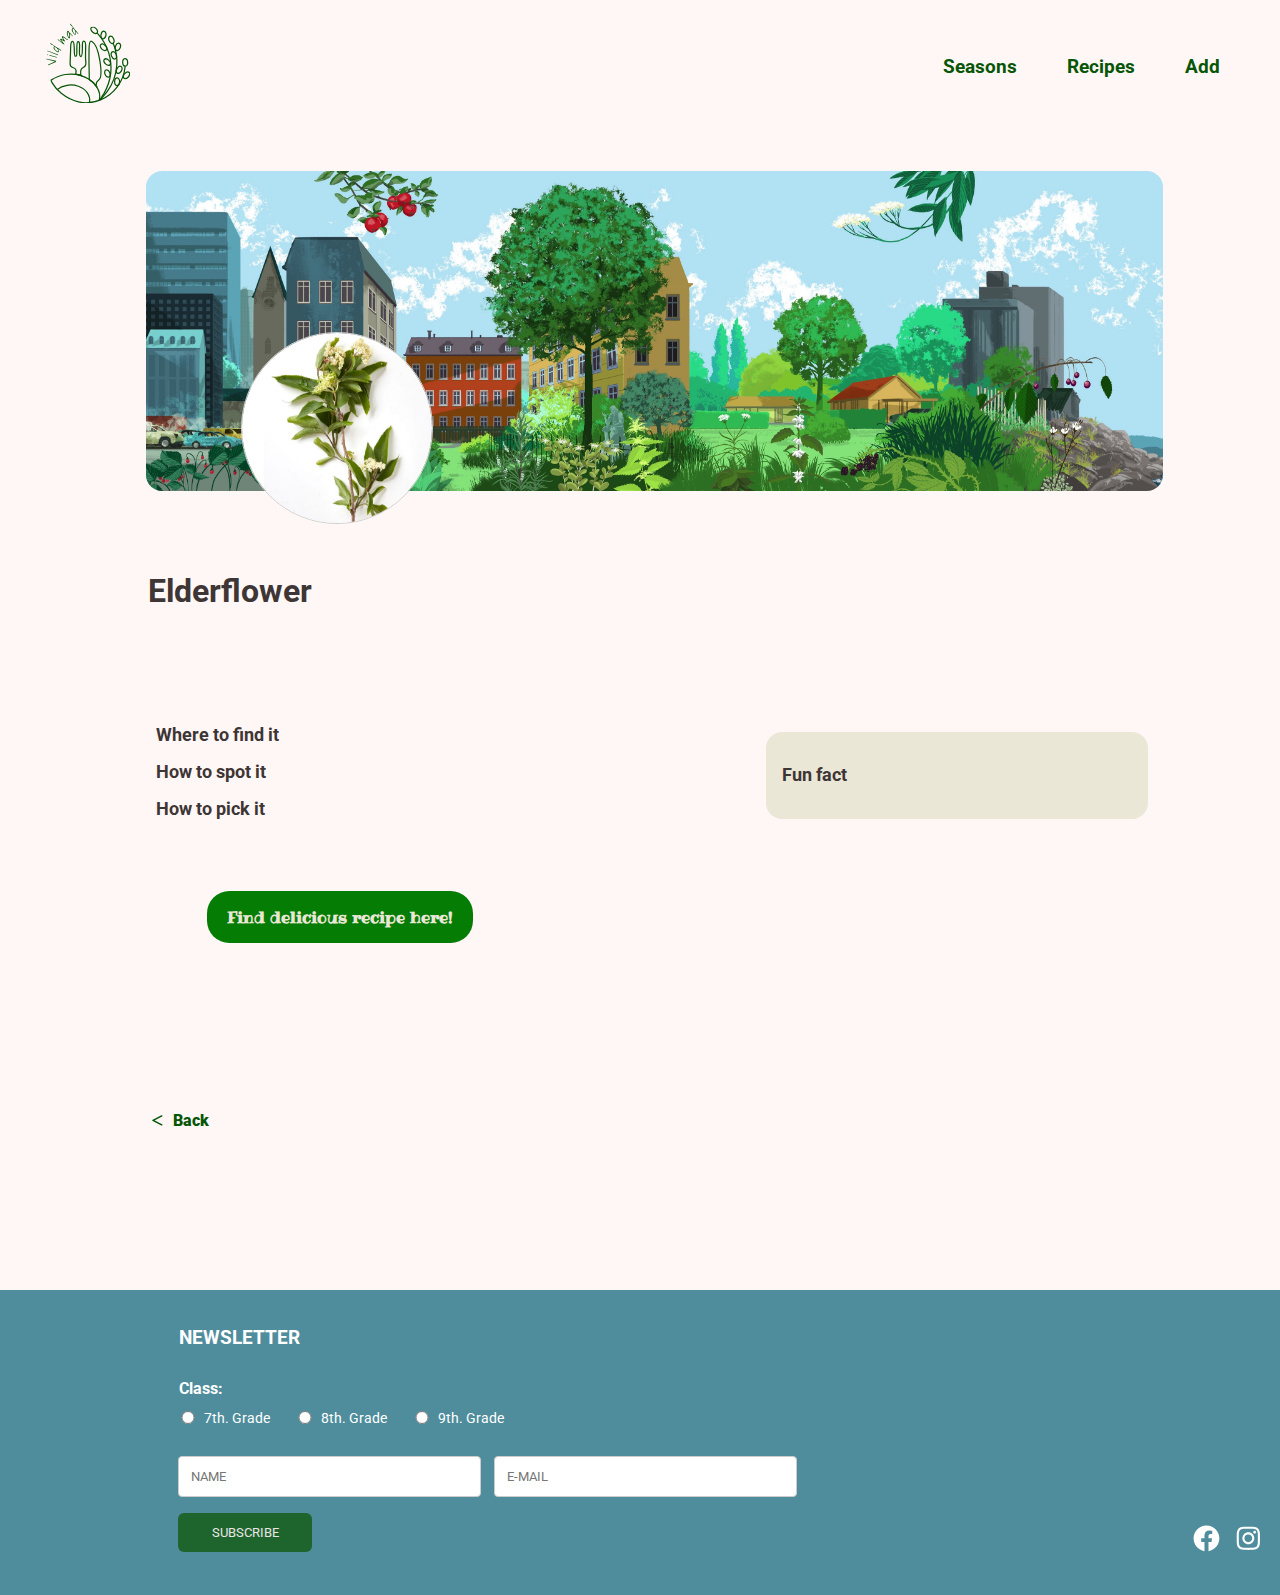
<file: plant.html>
<!DOCTYPE html>
<html lang="en">

<head>
    <meta charset="UTF-8">
    <meta name="robots" content="noindex">
    <meta name="description" content="Plants_to_forage_in_your_city">
    <meta name="viewport" content="width=device-width, initial-scale=1.0">
    <meta name="description" content="How_to_forage_your_city_produce">
    <meta http-equiv="X-UA-Compatible" content="IE=edge">
    <link rel="icon" type="image/x-icon" href="img/favicon.png">
    <link rel="preconnect" href="https://fonts.googleapis.com">
    <link rel="preconnect" href="https://fonts.gstatic.com" crossorigin>
    <link
        href="https://fonts.googleapis.com/css2?family=Ribeye&family=Roboto:ital,wght@0,100;0,300;0,400;0,500;0,700;0,900;1,100;1,300;1,400;1,500;1,700;1,900&display=swap"
        rel="stylesheet" />
    <link rel="stylesheet" href="css/general.css" />
    <link rel="stylesheet" href="css/layout.css" />
    <link rel="stylesheet" href="css/recipeList.css" />
    <link rel="stylesheet" href="css/recipe.css" />
    <link rel="stylesheet" href="css/plant.css" />
    <title>Vild Mad - Plante</title>
</head>

<body class="body_recipe">
    <header>
        <div>
            <a href="index.html">
                <img id="logo" src="img/logo.svg" alt="logo" />
            </a>
        </div>
        <nav class="nav1a">
            <ul class="menu1a">
                <li><a href="plantList.html">Seasons</a></li>
                <li><a href="recipeList.html">Recipes</a></li>
                <li><a href="map.html">Add</a></li>
            </ul>
            <div class="burger">
                <div class="line"></div>
                <div class="line"></div>
                <div class="line"></div>
            </div>
        </nav>
    </header>
    <main>
        <div class="grid-container">
            <div>
                <img src="img/Byen-fuld-ret.webp" alt="Picture of elderflowers" id="img1" />
            </div>
            <div>
                <img src="webp/blomst.webp" alt="Picture of elderflower" class="plant_image" />
            </div>
        </div>

        <h1 class="plant_name">Elderflower</h1>
        <section id="section2">
            <div class="grid_text1">
                <div class="box_ing1">
                    <h6>Fun fact</h6>
                    <ul class="plant_fun_fact">
                    </ul>
                </div>
                <div class="directions1">
                    <h6>Where to find it</h6>
                    <ul class="plant_where_to_find">
                    </ul>
                    <h6>How to spot it</h6>
                    <ul class="plant_how_to_spot">
                    </ul>
                    <h6>How to pick it</h6>
                    <ul class="plant_how_to_pick">
                    </ul>
                </div>
            </div>
        </section>
        <div>
            <a class="button1" href="recipeList.html" target="_blank">Find delicious recipe here!</a>
        </div>
        <div id="arrow">
            <div class="pil1">
                <a href="recipeList.html"><img src="svg/pil.svg" alt="Arrow for back button" class="pilen" /></a>
            </div>
            <div class="pil2a">
                <a href="#" onclick="goBack()">Back</a>
            </div>
        </div>
    </main>

    <!-- FOOTER (BOTTOM website) -->
    <footer class="footer">
        <h3>NEWSLETTER</h3>
        <h4>Class:</h4>
        <div class="contact_form">
            <form action="tak.html" name="contact" netlify>
                <div class="radio-row">
                    <input type="radio" id="7th" name="fav_language" value="7th_grade" />
                    <label for="7th">7th. Grade</label>
                    <input type="radio" id="8th" name="fav_language" value="8th_grade" />
                    <label for="8th">8th. Grade</label>
                    <input type="radio" id="9th" name="fav_language" value="9th_grade" />
                    <label for="9th">9th. Grade</label>
                </div>
                <input type="text" id="fullname" name="name" placeholder="NAME" />
                <input type="email" id="email" name="emailaddress" placeholder="E-MAIL" />
                <input type="submit" value="SUBSCRIBE" />
            </form>
        </div>
        <div class="wrap_footer">
            <div class="socialnet">
                <img src="img/facebook.svg" alt="facebook" />
                <img src="img/instagram.svg" alt="instagram" />
            </div>
        </div>
    </footer>
    <!-- FOOTER END -->
    <script src="js/plant.js"></script>
</body>

</html>
</file>
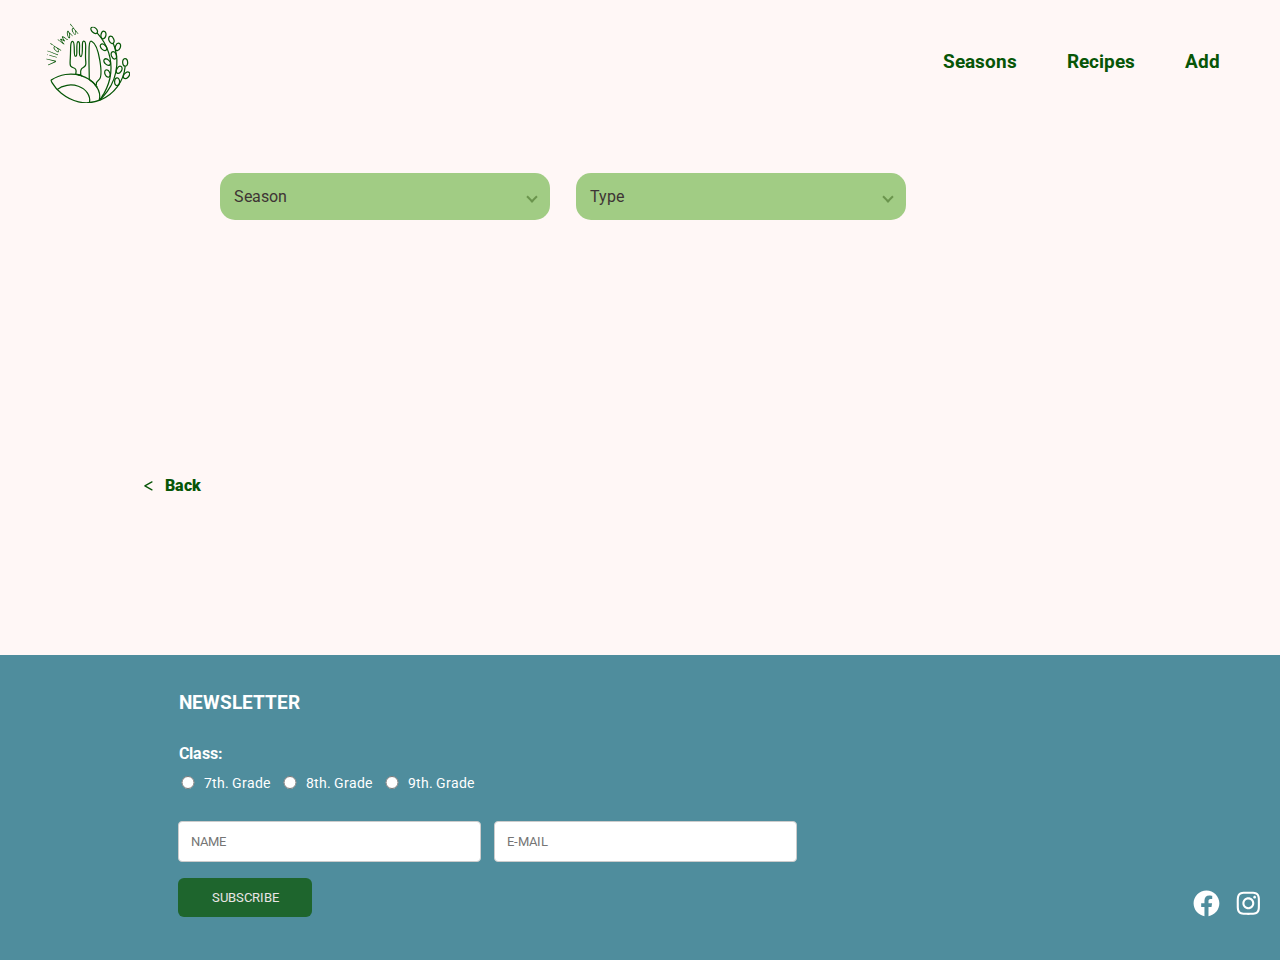
<file: plantList.html>
<!DOCTYPE html>
<html lang="en">

<head>
  <meta charset="UTF-8" />
  <meta name="viewport" content="width=device-width, initial-scale=1.0" />
  <!-- No Google indexing -->
  <meta name="robots" content="noindex" />
  <!-- A summary of a page's content -->
  <meta name="description" content="How_to_forage_your_city_produce" />
  <!-- Findes newest broser version -->
  <meta http-equiv="X-UA-Compatible" content="IE=edge">
  <!-- Favicon -->
  <link rel="icon" type="image/x-icon" href="img/favicon.png">
  <!-- Links to stylesheet og layout -->
  <link rel="stylesheet" href="css/general.css" />
  <link rel="stylesheet" href="css/layout.css" />
  <link rel="stylesheet" href="css/plantList.css" />
  <!-- Google font1 -->
  <link rel="preconnect" href="https://fonts.googleapis.com" />
  <link rel="preconnect" href="https://fonts.gstatic.com" crossorigin />
  <link
    href="https://fonts.googleapis.com/css2?family=Roboto:ital,wght@0,100;0,300;0,400;0,500;0,700;0,900;1,100;1,300;1,400;1,500;1,700;1,900&display=swap"
    rel="stylesheet" />
  <!-- Google font2 -->
  <link rel="preconnect" href="https://fonts.googleapis.com" />
  <link rel="preconnect" href="https://fonts.gstatic.com" crossorigin />
  <link
    href="https://fonts.googleapis.com/css2?family=Ribeye&family=Roboto:ital,wght@0,100;0,300;0,400;0,500;0,700;0,900;1,100;1,300;1,400;1,500;1,700;1,900&display=swap"
    rel="stylesheet" />
  <title>Vild Mad - Seasons</title>
</head>

<body>
  <!-- HEADER (TOP website) -->
  <header>
    <div>
      <a href="index.html">
        <img id="logo" src="img/logo.svg" alt="logo">
      </a>
    </div>
    <nav>
      <ul class="menu">
        <li><a href="plantList.html">Seasons</a></li>
        <li><a href="recipeList.html">Recipes</a></li>
        <li><a href="map.html">Add</a></li>
      </ul>
      <div class="burger">
        <div class="line"></div>
        <div class="line"></div>
        <div class="line"></div>
      </div>
    </nav>
  </header>
  <!-- END HEADER -->

  <!-- MAIN (Center website) -->
  <main>
    <h2 class="list_title_season">Spring</h2>
    <div class="dropdown-container">
      <div class="dropdown">
        <button class="dropbtn">Season <span class="arrow"></span></button>
        <div class="dropdown-content">
          <a href="plantList.html?season=Spring">Spring</a>
          <a href="plantList.html?season=Summer">Summer</a>
          <a href="plantList.html?season=Autumn">Autumn</a>
          <a href="plantList.html?season=Winter">Winter</a>
        </div>
      </div>
      <div class="dropdown">
        <button class="dropbtn">Type <span class="arrow"></span></button>
        <div class="dropdown-content">
          <a href="#">Algae</a>
          <a href="#">Beach Herbs</a>
          <a href="#">Bushes & Trees</a>
          <a href="#">Flowers</a>
          <a href="#">Herbs & Plants</a>
          <a href="#">Mushrooms</a>
        </div>
      </div>
    </div>
    <section class="mushroom_grid"></section>

    <template class="plant_template">
      <article class="links col">
        <a href="plant.html" class="plantlink">
          <div class="profilecircle">
            <img src="img/Kantarel.webp" alt="Chanterelle" class="rotate-on-hover plant_image" />
          </div>
          <h5 class="plant_name">navn</h5>
        </a>
      </article>
    </template>

    <div id="pil">
      <div class="pil1">
        <a href="index.html"><img src="svg/pil.svg" alt="Arrow for back button" class="pilen"></a>
      </div>
      <div class="pil2">
        <a href="index.html">Back</a>
      </div>
    </div>
  </main>
  <!-- END MAIN -->

  <!-- FOOTER (BOTTOM website) -->
  <footer class="footer">
    <h3>NEWSLETTER</h3>
    <h4>Class:</h4>
    <div class="contact_form">
      <form action="tak.html" name="contact" netlify>
        <div class="radio-row">
          <input type="radio" id="7th" name="fav_language" value="7th_grade" />
          <label for="7th">7th. Grade</label>
          <input type="radio" id="8th" name="fav_language" value="8th_grade" />
          <label for="8th">8th. Grade</label>
          <input type="radio" id="9th" name="fav_language" value="9th_grade" />
          <label for="9th">9th. Grade</label>
        </div>
        <input type="text" id="fullname" name="name" placeholder="NAME" />
        <input type="email" id="email" name="emailaddress" placeholder="E-MAIL" />
        <input type="submit" value="SUBSCRIBE" />
      </form>
    </div>
    <div class="wrap_footer">
      <div class="socialnet">
        <img src="img/facebook.svg" alt="facebook" />
        <img src="img/instagram.svg" alt="instagram" />
      </div>
    </div>
  </footer>
  <!-- FOOTER END -->
  <script src="js/buttons.js"></script>
  <script src="js/menu.js"></script>
  <script src="js/api.js"></script>
  <!--<script src="login.js"></script> login til sitet-->
</body>

</html>
</file>
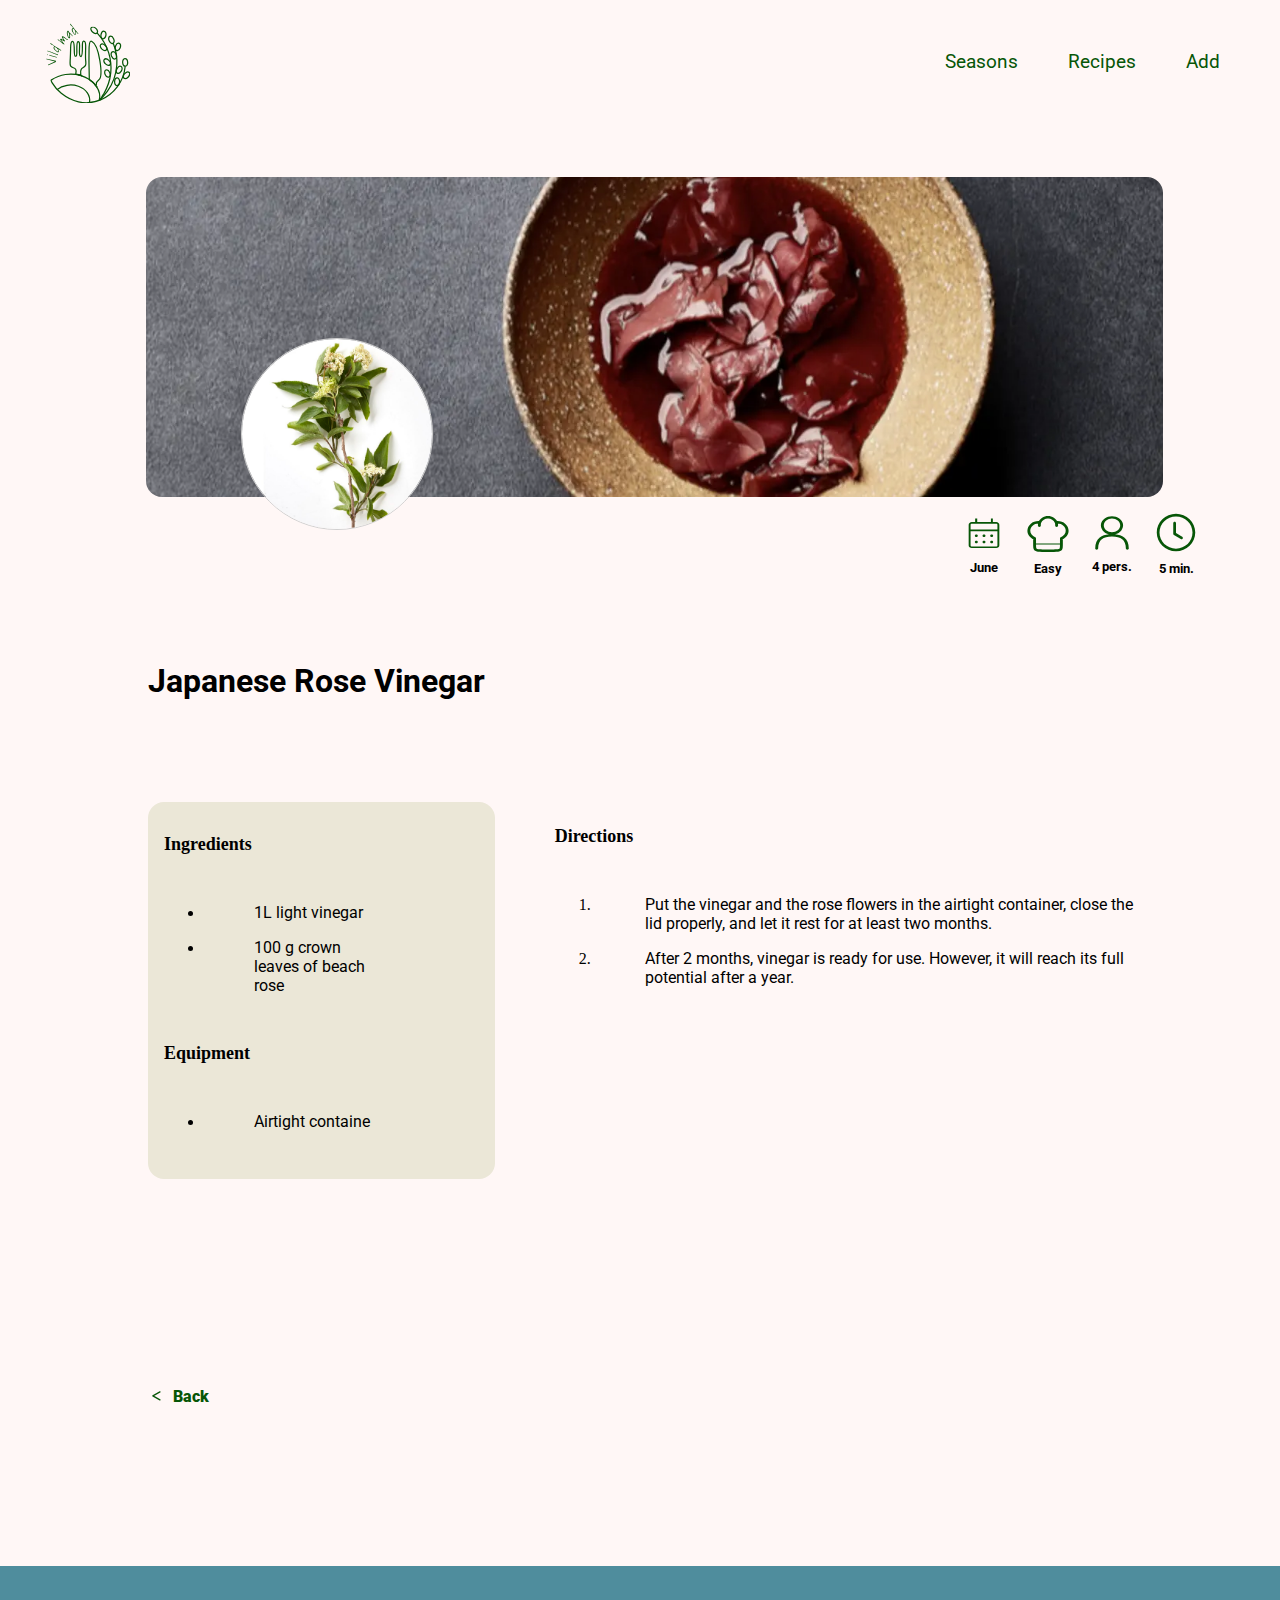
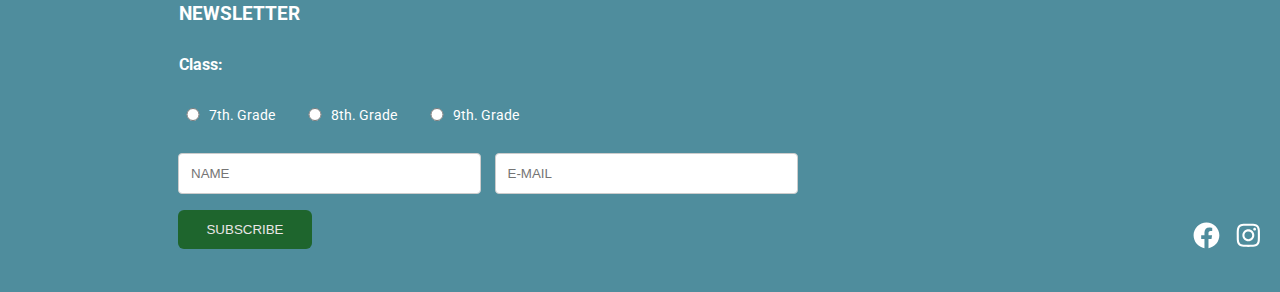
<file: recipe.html>
<!DOCTYPE html>
<html lang="en">

<head>
    <meta charset="UTF-8">
    <meta name="robots" content="noindex">
    <meta name="viewport" content="width=device-width, initial-scale=1.0">
    <meta http-equiv="X-UA-Compatible" content="IE=edge">
    <meta name="description" content="How_to_forage_your_city_produce">
    <link rel="icon" type="image/x-icon" href="img/favicon.png">
    <link rel="preconnect" href="https://fonts.googleapis.com">
    <link rel="preconnect" href="https://fonts.gstatic.com" crossorigin>
    <link
        href="https://fonts.googleapis.com/css2?family=Ribeye&family=Roboto:ital,wght@0,100;0,300;0,400;0,500;0,700;0,900;1,100;1,300;1,400;1,500;1,700;1,900&display=swap"
        rel="stylesheet">
    <link rel="stylesheet" href="css/recipe.css">
    <link rel="stylesheet" href="css/general.css">
    <link rel="stylesheet" href="css/layout.css">

    <title>Vild Mad - Recipe</title>
</head>

<body class="body_recipe">
    <header>
        <div>
            <a href="index.html">
                <img id="logo" src="img/logo.svg" alt="logo">
            </a>
        </div>
        <nav>
            <ul class="menu1a">
                <li><a href="plantList.html">Seasons</a></li>
                <li><a href="recipeList.html">Recipes</a></li>
                <li><a href="map.html">Add</a></li>
            </ul>
            <div class="burger">
                <div class="line"></div>
                <div class="line"></div>
                <div class="line"></div>
            </div>
        </nav>
    </header>
    <main>

        <div class="grid-container">
            <div> <img src="webp/recipep.webp" alt="Picture of elderflowers" id="img1"></div>
            <div> <img src="webp/blomst.webp" alt="Picture of elderflower" class="img2"></div>
        </div>
        <section id="grid-icons">
            <div class="icon">
                <div> <img src="svg/kalender.svg" alt="icon of calender" class="picture"></div>
                <h5>June</h5>
            </div>
            <div class="icon">
                <div> <img src="svg/kokkehue.svg" alt="icon of chefs hat" class="picture"></div>
                <h5>Easy</h5>
            </div>
            <div class="icon">
                <div> <img src="svg/person.svg" alt="icon of person" class="picture"></div>
                <h5>4 pers.</h5>
            </div>
            <div class="icon">
                <div> <img src="svg/time.svg" alt="icon of watch" class="picturet"></div>
                <h5>5 min.</h5>
            </div>
        </section>
        <h1>Japanese Rose Vinegar</h1>
        <section id="section1">
            <div class="grid_text">
                <div class="box_ing">
                    <h6>Ingredients</h6>
                    <nav>
                        <ul>
                            <li>
                                <p>
                                    1L light vinegar
                                </p>
                            </li>
                            <li>
                                <p>
                                    100 g crown leaves of beach rose

                                </p>
                            </li>
                        </ul>
                    </nav>
                    <h6>Equipment</h6>
                    <nav>
                        <ul>
                            <li>
                                <p>
                                    Airtight containe
                                </p>
                            </li>
                        </ul>
                    </nav>
                </div>

                <div class="directions">
                    <h6>Directions</h6>
                    <nav>
                        <ol>
                            <li>
                                <p>
                                    Put the vinegar and the rose flowers in the airtight container, close the
                                    lid
                                    properly, and let it rest for at least two
                                    months.
                                </p>
                            </li>
                            <li>
                                <p>
                                    After 2 months, vinegar is ready for use. However, it will reach its full
                                    potential
                                    after a year.
                                </p>
                            </li>
                        </ol>
                    </nav>
                </div>

            </div>
        </section>
        <div id="arrow">
            <div class="pil1">

                <a href="recipeList.html"><img src="svg/pil.svg" alt="Arrow for back button" class="pilen"></a>
            </div>
            <div class="pil2aa">
                <a href="recipeList.html">Back</a>
            </div>
        </div>
    </main>
    <!-- FOOTER (BOTTOM website) -->
    <footer class="footer">
        <h3>NEWSLETTER</h3>
        <h4>Class:</h4>
        <div class="contact_form">
            <form action="tak.html" name="contact" netlify>
                <div class="radio-row">
                    <input type="radio" id="7th" name="fav_language" value="7th_grade">
                    <label for="7th">7th. Grade</label>
                    <input type="radio" id="8th" name="fav_language" value="8th_grade">
                    <label for="8th">8th. Grade</label>
                    <input type="radio" id="9th" name="fav_language" value="9th_grade">
                    <label for="9th">9th. Grade</label>
                </div>
                <input type="text" id="fullname" name="name" placeholder="NAME">
                <input type="email" id="email" name="emailaddress" placeholder="E-MAIL">
                <input type="submit" value="SUBSCRIBE">
            </form>
        </div>
        <div class="wrap_footer">
            <div class="socialnet">
                <img src="img/facebook.svg" alt="facebook">
                <img src="img/instagram.svg" alt="instagram">
            </div>
        </div>
    </footer>
    <!-- FOOTER END -->
</body>

</html>
</file>
<file: css/general.css>
/********************** header ************************/
header {
  display: flex;
  justify-content: space-between;
  position: sticky;
  background-color: #fff7f6;
}

nav {
  display: flex;
  align-items: center;
  margin-right: 50px;
}

.nav1 {
  display: flex;
  align-items: center;
  margin-right: 50px;
}

.menu {
  display: flex;
  list-style: none;
  margin: 0;
  padding: 0;
}

.menu li {
  margin-right: 30px;
  margin-top: 30px;
  margin-bottom: 30px;
}

.menu a {
  display: block;
  padding: 10px;
  color: #075607;
  font-family: "Roboto", sans-serif;
  font-size: 1.2rem;
  text-decoration: none;
  transition: color 0.3s;
  text-align: end;
}

.menu li:last-child {
  margin-right: 0px;
}

menu a:hover {
  color: #075607;
}

/* ************** */
.menu1 {
  display: flex;
  list-style: none;
  margin: -40px;
  padding: 0;
}

.menu1 li {
  margin-right: 30px;
  margin-top: 30px;
  margin-bottom: 30px;
}

.menu1 a {
  display: block;
  padding: 10px;
  color: #075607;
  font-family: "Roboto", sans-serif;
  font-size: 1.2rem;
  text-decoration: none;
  transition: color 0.3s;
  text-align: end;
}

.menu1 li:last-child {
  margin-right: 0px;
}

.menu1 a:hover {
  color: #075607;
}

.burger {
  width: 30px;
  height: 20px;
  cursor: pointer;
}

.burger .line {
  width: 100%;
  height: 2px;
  margin-bottom: 5px;
  transition: 0.2s linear;
  background-color: #075607;
}

.burger {
  display: none;
}

@media screen and (max-width: 800px) {
  .menu {
    display: none;
  }
  .burger {
    display: block;
  }
  .burger.active .line:nth-child(1) {
    transform: rotate(45deg) translate(5px, 5px);
    transition: 0.2s linear;
  }
  .burger.active .line:nth-child(2) {
    opacity: 0;
    transition: 0.15s linear;
  }
  .burger.active .line:nth-child(3) {
    transform: rotate(-45deg) translate(5px, -5px);
    transition: 0.2s linear;
  }
  nav.active .menu {
    display: block;
    background-color: #e5e4e3;
    position: absolute;
    top: 110px;
    left: 0;
    width: 100%;
    height: 200%;
    /*  z-index: 1; */
  }
  nav.active .menu li {
    margin: 10px 20px;
  }
  nav.active .menu a {
    font-size: 24px;
  }
  nav.active .menu a:hover {
    color: #7bbf8a;
  }
  /* ********* */
  .menu1 {
    display: none;
  }
  .burger {
    display: block;
  }
  .burger.active .line:nth-child(1) {
    transform: rotate(45deg) translate(5px, 5px);
    transition: 0.2s linear;
  }
  .burger.active .line:nth-child(2) {
    opacity: 0;
    transition: 0.15s linear;
  }
  .burger.active .line:nth-child(3) {
    transform: rotate(-45deg) translate(5px, -5px);
    transition: 0.2s linear;
  }
  nav.active .menu1 {
    display: block;
    background-color: #e5e4e3;
    position: absolute;
    top: 110px;
    left: 0;
    width: 100%;
    height: 200%;
    /*  z-index: 1; */
  }
  nav.active .menu1 li {
    margin: 10px 20px;
  }
  nav.active .menu1 a {
    font-size: 24px;
  }
  nav.active .menu1 a:hover {
    color: #7bbf8a;
  }
}

/*********************** logo *************************/
#logo {
  width: 90px;
  height: auto;
  display: block;
  margin-top: 20px;
  margin-left: 40px;
  margin-bottom: 20px;
}
/*********************** pil *************************/
#pil {
  display: flex;
  margin-top: 1rem;
  margin-bottom: 10rem;
  margin-left: 2.5rem;
}

.pilen {
  width: 45%;
}

@media (min-width: 768px) {
  .nav1 {
    display: flex;
    align-items: center;
    margin-right: 10px;
  }
  .nav1a {
    display: flex;
    align-items: center;
    margin-right: 50px;
  }
  .pilen {
    width: 45%;
  }
  #pil {
    margin-top: 9rem;
    margin-bottom: 10rem;
    margin-left: 9rem;
    font-weight: 900;
    max-width: 5.5%;
  }
  .pil2 a {
    text-decoration: none;
    font-family: roboto, serif;
    color: #075607;
  }
}

/** mobil **/
/** START FOOTER **/
s footer {
  background-color: #4f8d9d;
  max-width: 100%;
  height: auto;
  padding: 7px;
}

.footer h3,
h4 {
  color: #ffffff;
  margin-top: 30px;
  margin-left: 35px;
  font-family: Roboto, serif;
}

.radio-row {
  display: flex;
  align-items: center;
  margin-top: -38px;
  margin-bottom: 20px;
  font-family: Roboto, serif;
}

.radio-row input[type="radio"] {
  margin-right: 6px;
  margin-top: 16px;
  max-width: 20px;
}

.radio-row label {
  white-space: nowrap;
  margin-right: 10px;
}

.contact_form {
  display: flex;
  flex-direction: row;
  align-items: center;
  color: #ffffff;
  padding: 35px;
  font-size: 14px;
}

.contact_form input {
  padding: 12px;
  border: 1px solid #ccc;
  border-radius: 4px;
  margin-top: 6px;
  margin-bottom: 16px;
  width: 303px;
}

input[type="submit"] {
  display: flex;
  flex-direction: column;
  align-items: center;
  background-color: #1e652d;
  color: rgb(234, 230, 230);
  border: 1px;
  border-color: #a49f9f;
  border-radius: 6px;
  cursor: pointer;
  max-width: 134px;
  margin-top: 16px;
}

input[type="submit"]:hover {
  background-color: #2b8e40;
  color: #e3e3e3;
}

.socialnet {
  display: flex;
  flex-direction: row;
  gap: 10px;
  width: 20%;
  height: auto;
  margin-left: 236px;
  margin-top: -69px;
  padding: 34px;
}
/** END FOOTER **/

/* desktop */
/** START FOOTER **/
@media (min-width: 768px) {
  footer {
    background-color: #4f8d9d;
    max-width: 100%;
    height: auto;
    padding: 7px;
  }
  .footer h3,
  h4 {
    color: #ffffff;
    margin-top: 30px;
    margin-left: 172px;
    font-family: Roboto, serif;
  }
  .radio-row label {
    white-space: nowrap;
    margin-right: 25px;
  }
  .contact_form form {
    color: #ffffff;
    flex-direction: row;
    margin-left: 136px;
  }
  .contact_form .radio-row,
  .contact_form .input-row {
    margin-bottom: 10px;
    font-family: Roboto, serif;
  }
  .contact_form input[type="text"],
  .contact_form input[type="email"],
  .contact_form input[type="submit"] {
    margin-bottom: 0;
    margin-right: 10px;
  }
  .socialnet {
    display: flex;
    flex-direction: row;
    gap: 10px;
    width: 20%;
    height: auto;
    margin-left: 1150px;
    margin-top: -99px;
    padding: 34px;
  }
}
/** END FOOTER **/

.tak_form {
  margin-top: 60px;
  margin-left: 30px;
  font-size: 30px;
}
</file>
<file: css/layout.css>
/*********************** index **********************/
@media (min-width: 768px) {
  h3 {
    margin-left: 170px;
  }
  #welcome_text {
    margin-left: 170px;
    margin-right: 170px;
  }
  #text_map {
    margin-right: 0px;
  }
  .grid_1_1_1_1 {
    display: grid;
    grid-template-columns: 2fr 2fr;
    gap: 40px;
  }
  #spring {
    width: 420px;
    margin-left: 270px;
  }
  #summer {
    width: 420px;
  }
  #fall {
    width: 420px;
    margin-left: 270px;
  }
  #winter {
    width: 420px;
  }

  .grid_1_1 {
    display: grid;
    grid-template-columns: 1fr 1fr;
  }
  #h2_map {
    margin-left: 170px;
    text-align: left;
  }
  .map {
    height: 341px;
    margin-top: 221px;
    margin-left: 37px;
    width: 500px;
  }
  #mapimage {
    padding-right: 100px;
    width: 95%;
  }
  #map_text {
    margin-left: 150px;
  }
  #add_bottom {
    margin-left: 50%;
  }
}

/*********************** add **********************/
@media (min-width: 768px) {
  #h1_add {
    text-align: left;
    margin-left: 150px;
  }
  #add_welcome_text {
    margin-left: 160px;
  }
  h2 {
    margin-top: 100px;
    margin-left: 7px;
  }
  #step_text {
    margin-left: 370px;
  }
  .box {
    margin-top: 60px;
    margin-left: 50px;
  }
  .bottom {
    padding-bottom: 194px;
  }
  .footer1 {
    background-color: #4f8d9d;
    max-width: 100%;
    height: 297px;
    padding: 7px;
  }
  .footer1 h3,
  .footer1 h4 {
    margin-left: 177px;
    color: #ffffff;
    margin-top: 26px;
  }
  .socialnet1 {
    margin-left: 1190px;
    margin-top: -76px;
    margin-bottom: 10px;
  }
}
</file>
<file: css/recipeList.css>
* {
  margin: 0;
  padding: 0;
  box-sizing: border-box;
  font-family: Roboto;
  text-decoration: none;
  list-style: none;
}

/** BODY **/
body {
  background-color: #fff7f6;
  color: #3e3535;
  font-family: Roboto;
}

/** HEADER **/
.logo {
  position: relative;
  margin-left: -71px;
  margin-top: 33px;
}

.nav-item {
  list-style: none;
  margin-left: 40px;
}

.navbar {
  display: flex;
  justify-content: space-between;
  align-items: center;
  height: 85px;
  line-height: 90px;
  padding: 0 93px;
}

.hamburger {
  display: none;
}

.bar {
  display: block;
  width: 30px;
  height: 3px;
  margin: 5px auto;
  transition: all 0.3s ease-in-out;
  background-color: #1e652d;
}

.nav-list {
  display: flex;
  align-items: center;
}

.nav-link {
  font-size: 16px;
  color: #000000;
}

.nav-link:hover {
  color: #2b8e40;
  transition: 0.3s;
}

.navlist:hover {
  background: #383838;
  transition: 0.3s;
}

.hamburger.active .bar:nth-child(2) {
  opacity: 0;
}

.hamburger.active .bar:nth-child(1) {
  transform: translateY(8px) rotate(45deg);
}

.hamburger.active .bar:nth-child(3) {
  transform: translateY(-8px) rotate(-45deg);
}

@media (max-width: 768px) {
  .nav-list {
    position: fixed;
    left: -100%;
    top: 83px;
    flex-direction: column;
    width: 100%;
    height: 90%;
    text-align: center;
    transition: 0.3s;
    box-shadow: 0 10px 27px rgba(0, 0, 0, 0.05);
    z-index: 1;
  }
  .nav-list.active {
    left: 0px;
  }
  .nav-list {
    display: flex;
    align-items: center;
  }
  .nav-item {
    margin: 25px 0;
  }
  .hamburger {
    display: block;
    cursor: pointer;
    margin-inline-end: -78px;
    margin-left: 192px;
  }
  .bar {
    display: block;
    width: 30px;
    height: 3px;
    margin: 5px 16px;
    transition: all 0.3s ease-in-out;
    background-color: #1e652d;
  }
}
/** END HEADER **/

/** MAIN **/
h2 {
  font-size: 38px;
  margin: 40px 0 30px 37px;
}

/******************* *******************/
.mushroom_grid {
  display: grid;
  grid-template-columns: 1fr 1fr;
  margin-bottom: 100px;
  padding: 0 27px;
}

.col1 h5 {
  font-size: 15px;
  word-wrap: break-word; /* or word-break: break-all; */
  font-family: Roboto;
  text-align: start;
  margin-left: 0px;
}

.col1 {
  display: flex;
  justify-content: center; /*Center children vertically*/
  align-items: center;
  padding-bottom: 40px;
  border-bottom: 1px solid rgba(255, 255, 255, 0.436);
}

.links {
  text-align: center; /* Center both image and text horizontally */
}

.profilesquare img {
  max-width: 90%;
  height: auto;
  /* margin-top: 2px; */
  border-radius: 7%;
  margin-bottom: 10px;
}

a {
  color: #075607;
  font-weight: bolder;
}

.pil22 {
}

@media (min-width: 768px) {
  .logo {
    position: relative;
    margin-left: -20px;
    margin-top: 33px;
  }
  .navbar {
    display: flex;
    justify-content: space-between;
    align-items: center;
    height: 85px;
    line-height: 90px;
    padding: 0 93px;
    margin-top: 30px;
  }
  h2 {
    font-size: 60px;
    margin-left: 216px;
    margin-top: 50px;
  }
  .dropdown-container {
    flex-direction: row;
    justify-content: start;
    gap: 120px;
    margin-left: 220px;
  }
  .dropbtn {
    background-color: #dab55d;
    color: #3e3535;
    padding: 14px;
    font-size: 16px;
    border: none;
    border-radius: 15px;
    cursor: pointer;
    width: 330px;
    justify-content: space-between; /* Align items horizontally */
    align-items: center; /* Center items vertically */
    text-align: start;
    margin-bottom: -8px;
  }
  .arrow {
    border: solid #3e3535;
    border-width: 0 2px 2px 0;
    display: inline-block;
    padding: 3px;
    transform: rotate(45deg);
    /* transition: transform 1.3s ease; */
    margin-left: 220px;
  }
  /*******************************/
  .mushroom_grid {
    display: grid;
    grid-template-columns: 1fr 1fr 1fr;
    margin: 100px 0px;
    padding: 0 182px;
  }
  .col1 h5 {
    font-size: 15px;
    word-wrap: break-word; /* or word-break: break-all; */
    font-family: Roboto;
    margin-left: 11px;
    max-width: 292px;
  }
  .col1 {
    display: flex;
    justify-content: center; /*Center children vertically*/
    align-items: center;
    padding-bottom: 100px;
    border-bottom: 1px solid rgba(255, 255, 255, 0.436);
  }
  .links {
    text-align: center; /* Center both image and text horizontally */
    position: relative; /* Ensure the link container is positioned relative */
    word-wrap: break-word; /* or word-break: break-all; */
  }
  .profilesquare img {
    max-width: 90%;
    height: auto;
    margin-left: -10px;
    border-radius: 7%;
  }
  a {
    color: #3e3535;
  }
  .links a {
    display: block; /* Ensure the link covers the entire area of its container */
  }
  /* zoom in */
  figure {
    width: 300px;
    height: 200px;
    margin: 0;
    padding: 0;
    /* background: #fff; */
    overflow: hidden;
  }
  figure:hover + span {
    bottom: -36px;
    opacity: 1;
  }
  .profilesquare figure img {
    -webkit-transform: scale(1);
    transform: scale(1);
    -webkit-transition: 0.3s ease-in-out;
    transition: 0.3s ease-in-out;
  }
  .profilesquare figure:hover img {
    -webkit-transform: scale(0.3);
    transform: scale(1.5);
  }
}

@keyframes rotate {
  0% {
    transform: rotate(0deg); /* Start rotating from 0 degrees */
  }
  100% {
    transform: rotate(360deg); /* Rotate the image by 360 degrees */
  }
}
.plantlink {
  text-align: center; /* Center the content horizontally */
  display: flex; /* Use flexbox for vertical centering */
  flex-direction: column;
  justify-content: center;
}
/**********************/
</file>
<file: css/recipe.css>
* {
  box-sizing: border-box;
}

body {
  max-width: 1400px;
  background-color: #fff7f6;
  margin: 0;
}

.body_recipe {
  max-width: 1600px;
  background-color: #fff7f6;
  margin: 0;
}

main {
  margin: 2rem;
  margin-left: 0.5rem;
}

h1 {
  margin-top: 4rem;
  font-family: "Roboto", sans-serif;
  margin-left: 140px;
}

h6 {
  margin-left: 0rem;
  font-size: large;
  margin-bottom: 1rem;
  margin-top: 1rem;
}

h5 {
  margin-top: 0.2rem;
  color: black;
  font-family: Roboto, serif;
}

#img1 {
  width: 100%;
  height: auto;
  border-radius: 1rem;
  margin-top: 1rem;
  margin-bottom: 0.8rem;
}

.img2,
.plant_image {
  border-radius: 100%;
  position: absolute;
  z-index: 1;
  margin-left: 4rem;
  margin-top: -5.5rem;
  border: 1px solid rgb(208, 208, 208);
  object-fit: cover;
}

/* ******** */
.menu1a {
  display: flex;
  list-style: none;
  margin-top: 10px;
  padding: 0;
}

.menu1a li {
  margin-right: 30px;
  margin-top: 30px;
  margin-bottom: 30px;
}

.menu1a a {
  display: block;
  padding: 10px;
  color: #075607;
  font-family: "Roboto", sans-serif;
  font-size: 1.2rem;
  text-decoration: none;
  transition: color 0.3s;
  text-align: end;
}

.menu1a li:last-child {
  margin-right: 0px;
}

.menu1a a:hover {
  color: #075607;
}
#grid-icons {
  display: flex;
  padding-left: 12rem;
  justify-content: right;
  width: 1200px;
}

@media screen and (max-width: 768px) {
  .img2,
  .plant_image {
    margin-left: 1.5rem;
    height: 7rem;
    width: 7rem;
  }
  h1 {
    margin-top: 5rem;
    margin-bottom: 2.6rem;
  }
}

@media screen and (min-width: 768px) {
  .img2,
  .plant_image {
    margin-top: -11rem;
    height: 12rem;
    width: 12rem;
    margin-left: 233px;
  }
  #img1 {
    width: 82%;
    height: 20rem;
    object-fit: cover;
    margin-left: 138px;
  }
  #arrow {
    display: flex;
    margin-top: 9rem;
    margin-bottom: 10rem;
    margin-left: 9rem;
    font-weight: 900;
    max-width: 5.5%;
  }
  .pil2aa a {
    text-decoration: none;
    font-family: roboto, serif;
    color: #075607;
  }
  .grid_text {
    display: grid;
    grid-template-columns: 1fr 2fr;
    text-align: left;
    grid-column-gap: 60px;
    margin-left: 140px;
  }
  .box_ing {
    grid-column: 1;
    margin-top: 3rem;
  }
  .directions {
    grid-column: 2;
    margin-top: 5.5rem;
  }
  #section1 p {
    font-family: "Roboto", sans-serif;
    margin-left: 50px;
    margin-right: 50px;
    border-radius: 1rem;
  }
  #grid-icons {
    display: flex;
    padding-left: 10rem;
  }
  .icon {
    width: 27%;
  }
  .picture {
    width: 60%;
  }
  .picturet {
    width: 68%;
    margin-top: -0.2rem;
  }
}

@media screen and (min-width: 768px) and (max-width: 1080px) {
  .img2 .plant_image {
    margin-top: -9rem;
    height: 14rem;
    width: 14rem;
  }
}

.box_ing {
  background-color: #ebe7d7;
  border-radius: 1rem;
  padding: 1rem;
  margin-top: 5rem;
  margin-bottom: 4rem;
}

.directions {
  margin-bottom: 3rem;
}

#grid-icons {
  display: flex;
  padding-left: 12rem;
  justify-content: right;
  width: 1200px;
}

.icon {
  width: 4rem;
  text-align: center;
}

.picture {
  width: 72%;
}

.picturet {
  width: 68%;
  margin-top: -0.2rem;
}

#arrow {
  display: flex;
  margin-top: 9rem;
  margin-bottom: 10rem;
  margin-left: 9rem;
  font-weight: 900;
  max-width: 5.5%;
}

.pil2aa a {
  text-decoration: none;
  font-family: roboto, serif;
  color: #075607;
}

.pilen {
  width: 50%;
}
</file>
<file: css/plant.css>
.box_ing1 {
  background-color: #ebe7d7;
  border-radius: 1rem;
  padding: 1rem;
  margin-top: 5rem;
  margin-bottom: 4rem;
}

.directions1 {
  margin-bottom: 3rem;
}

@media screen and (min-width: 768px) {
  .grid_text1 {
    display: grid;
    grid-template-columns: 2fr 2fr;
    text-align: left;
    grid-column-gap: 60px;
    margin-left: 10px;
    margin-top: 10px;
  }
  #section2 p {
    font-family: "Roboto", sans-serif;
    margin-left: 50px;
    margin-right: 50px;
    border-radius: 1rem;
  }
  .box_ing1 {
    /* grid-column: 1; */
    margin-top: 7rem;
    /* flex: 1; */
    order: 1;
    margin-left: 103px;
    max-width: 382px;
    /*  margin-bottom: 12rem;
    height: 265px; */
  }
  .directions1 {
    margin-top: 5.5rem;
    flex: 1;
    margin-left: 138px;
  }
  #arrow {
    display: flex;
    margin-top: 9rem;
    margin-bottom: 10rem;
    margin-left: 9rem;
  }
  .pil2a a {
    text-decoration: none;
    font-family: roboto, serif;
    color: #075607;
  }
}

.button1 {
  color: #ebe7d7;
  padding: 15px 20px;
  background-color: #057d05;
  text-decoration: none;
  border-radius: 1.4rem;
  transition: 0.3s all;
  font-family: "Ribeye", serif;
  display: inline-block;
  margin-top: 0.5rem;
  margin-bottom: 1.5rem;
  place-items: center;
  margin-left: 199px;
}

.button1:hover {
  color: #ebe7d7;
  opacity: 0.8;
}
</file>
<file: css/plantList.css>
* {
  margin: 0;
  padding: 0;
  box-sizing: border-box;
  font-family: Roboto;
  text-decoration: none;
  list-style: none;
}

/** BODY **/
body {
  background-color: #fff7f6;
  color: #3e3535;
}

/** HEADER **/
/** END HEADER **/

/** MAIN **/
h2 {
  margin-left: 40px;
  margin-top: 40px;
  font-size: 38px;
}

.dropdown-container {
  display: flex;
  flex-direction: column;
  align-items: center;
  margin: 36px 0px;
}

.dropbtn {
  background-color: #7cbb57b7;
  color: #3e3535;
  padding: 14px;
  font-size: 16px;
  border: none;
  border-radius: 15px;
  cursor: pointer;
  width: 306px;
  justify-content: space-between; /* Align items horizontally */
  align-items: center; /* Center items vertically */
  text-align: start;
  margin-bottom: -8px;
  display: flex; /* Add display flex to the button */
}

.dropdown {
  margin-bottom: 20px;
}

.dropdown-content {
  display: none;
  position: absolute;
  background-color: #f9f9f9;
  max-width: 306px;
  box-shadow: 0px 8px 16px 0px rgba(0, 0, 0, 0.2);
  z-index: 1;
  border-radius: 0 0 4% 4%;
}

.dropdown-content a {
  color: #3e3535;
  padding: 12px 16px;
  text-decoration: none;
  display: block;
}

.dropdown-content a:hover {
  background-color: #f1f1f1;
}

.dropdown:hover .dropdown-content {
  display: block;
  margin-top: 10px;
  width: 330px;
}

.dropbtn:hover {
  border-radius: 15px 15px 0 0;
}

nav.active .menu a:hover {
  color: #7bbf8a;
}

.arrow {
  border: solid #3e3535;
  border-width: 0 2px 2px 0;
  display: inline-block;
  padding: 3px;
  transform: rotate(45deg);
  transition: transform 0.3s ease; /* Added transition */
  margin-left: 10px; /* Adjust margin to create space between text and arrow */
  z-index: -2;
}

/* Position the arrow at the end */
.arrow.end {
  margin-left: auto; /* Move arrow to the end */
  margin-right: 10px; /* Add some margin to the right */
}

/******************* *******************/
.mushroom_grid {
  display: grid;
  grid-template-columns: 1fr 1fr;
  margin-bottom: 10px;
  padding: 0 27px;
}

.col h5 {
  font-size: 15px;
  word-wrap: break-word; /* or word-break: break-all; */
}

.col {
  display: flex;
  justify-content: center; /*Center children vertically*/
  align-items: center;
  padding-bottom: 40px;
  border-bottom: 1px solid rgba(255, 255, 255, 0.436);
}

.links {
  text-align: center; /* Center both image and text horizontally */
}

.profilecircle img {
  max-width: 70%;
  height: auto;
  margin-top: 20px;
}

.profilecircle {
  display: inline-block;
  width: 140px;
  height: 140px;
  border-radius: 50%;
  border: 5px solid #dab55d;
  overflow: hidden;
  background-color: #fefef3;
  margin-bottom: 10px; /* tilfojet */
}

a {
  color: #075607;
  font-weight: bolder;
}
/** END MAIN **/

/** FOOTER **/
footer {
  background-color: #4f8d9d;
  max-width: 100%;
  height: auto;
  padding: 7px;
}

.footer1 h3,
.footer1 h4 {
  color: #ffffff;
  margin-top: 30px;
  margin-left: 35px;
}

.radio-row {
  display: flex;
  align-items: center;
  margin-top: -38px;
  margin-bottom: 20px;
}

.radio-row input[type="radio"] {
  margin-right: 6px; /* Optional: add spacing between radio buttons */
  margin-top: 16px;
  max-width: 20px;
}

.radio-row label {
  white-space: nowrap;
  margin-right: 10px;
}

.contact_form {
  display: flex;
  flex-direction: row; /* Change flex-direction to row */
  align-items: center; /* Align items horizontally */
  color: #ffffff;
  padding: 35px;
  font-size: 14px;
}

.contact_form input {
  padding: 12px;
  border: 1px solid #ccc;
  border-radius: 4px;
  margin-top: 6px;
  margin-bottom: 16px;
  width: 303px;
}

input[type="submit"] {
  display: flex;
  flex-direction: column;
  align-items: center;
  background-color: #1e652d;
  color: rgb(234, 230, 230);
  border: 1px;
  border-color: #a49f9f;
  border-radius: 6px;
  cursor: pointer;
  max-width: 134px;
  margin-top: 16px;
}

input[type="submit"]:hover {
  background-color: #2b8e40;
  color: #e3e3e3;
}

.socialnet1 {
  display: flex;
  flex-direction: row;
  gap: 10px;
  width: 20%;
  height: auto;
  margin-left: 236px;
  margin-top: -69px;
  padding: 34px;
}

@media (min-width: 768px) {
  .logo {
    position: relative;
    margin-left: -20px;
    margin-top: 33px;
  }
  .navbar {
    display: flex;
    justify-content: space-between;
    align-items: center;
    height: 85px;
    line-height: 90px;
    padding: 0 93px;
    margin-top: 30px;
  }
  h2 {
    font-size: 60px;
    margin-left: 216px;
    margin-top: 50px;
  }
  .dropdown-container {
    flex-direction: row;
    justify-content: start;
    gap: 120px;
    margin-left: 314px;
  }
  .dropbtn {
    /* background-color: #7cbb57b7; */
    color: #3e3535;
    padding: 14px;
    font-size: 16px;
    border: none;
    border-radius: 15px;
    cursor: pointer;
    width: 330px;
    justify-content: space-between; /* Align items horizontally */
    align-items: center; /* Center items vertically */
    text-align: start;
    margin-bottom: -8px;
    margin-left: -94px;
  }
  .dropdown:hover .dropdown-content {
    display: block;
    margin-top: 10px;
    width: 4200px;
    margin-left: -94px;
  }
  .dropdown-content {
    display: none;
    position: absolute;
    background-color: #ffffff;
    max-width: 329px;
    box-shadow: 0px 8px 16px 0px rgba(0, 0, 0, 0.2);
    z-index: 1;
    border-radius: 0 0 4% 4%;
  }
  .arrow {
    border: solid #3e3535;
    border-width: 0 2px 2px 0;
    display: inline-block;
    padding: 3px;
    transform: rotate(45deg);
    /* transition: transform 1.3s ease; */
    margin-left: 220px;
  }
  /**********************/
  .mushroom_grid {
    display: grid;
    grid-template-columns: 1fr 1fr 1fr;
    margin: 100px 0px;
    padding: 0 150px;
  }
  .col h5 {
    font-size: 18px;
    word-wrap: break-word; /* or word-break: break-all; */
  }
  .col {
    display: flex;
    justify-content: center; /*Center children vertically*/
    align-items: center;
    padding-bottom: 100px;
    border-bottom: 1px solid rgba(255, 255, 255, 0.436);
  }
  .links {
    text-align: center; /* Center both image and text horizontally */
    position: relative; /* Ensure the link container is positioned relative */
  }
  .profilecircle img {
    max-width: 70%;
    height: auto;
    margin-top: 40px;
  }
  .profilecircle {
    display: inline-block;
    width: 240px;
    height: 240px;
    border-radius: 50%;
    border: 5px solid #dab55d;
    overflow: hidden;
    background-color: #fefef3;
    margin-bottom: 10px; /* tilfojet */
  }
  a {
    color: #3e3535;
  }
  .links a {
    display: block; /* Ensure the link covers the entire area of its container */
  }
  .rotate-on-hover {
    transition: transform 0.5s ease; /* Add a smooth transition effect */
  }
  .rotate-on-hover:hover {
    animation-name: rotate;
    animation-duration: 0.3s;
    animation-iteration-count: infinite;
    animation-timing-function: linear;
  }

  @keyframes rotate {
    0% {
      transform: rotate(0deg); /* Start rotating from 0 degrees */
    }
    100% {
      transform: rotate(360deg); /* Rotate the image by 360 degrees */
    }
  }
  .plantlink {
    text-align: center; /* Center the content horizontally */
    display: flex; /* Use flexbox for vertical centering */
    flex-direction: column;
    justify-content: center;
  }
}
/**********************/
</file>
